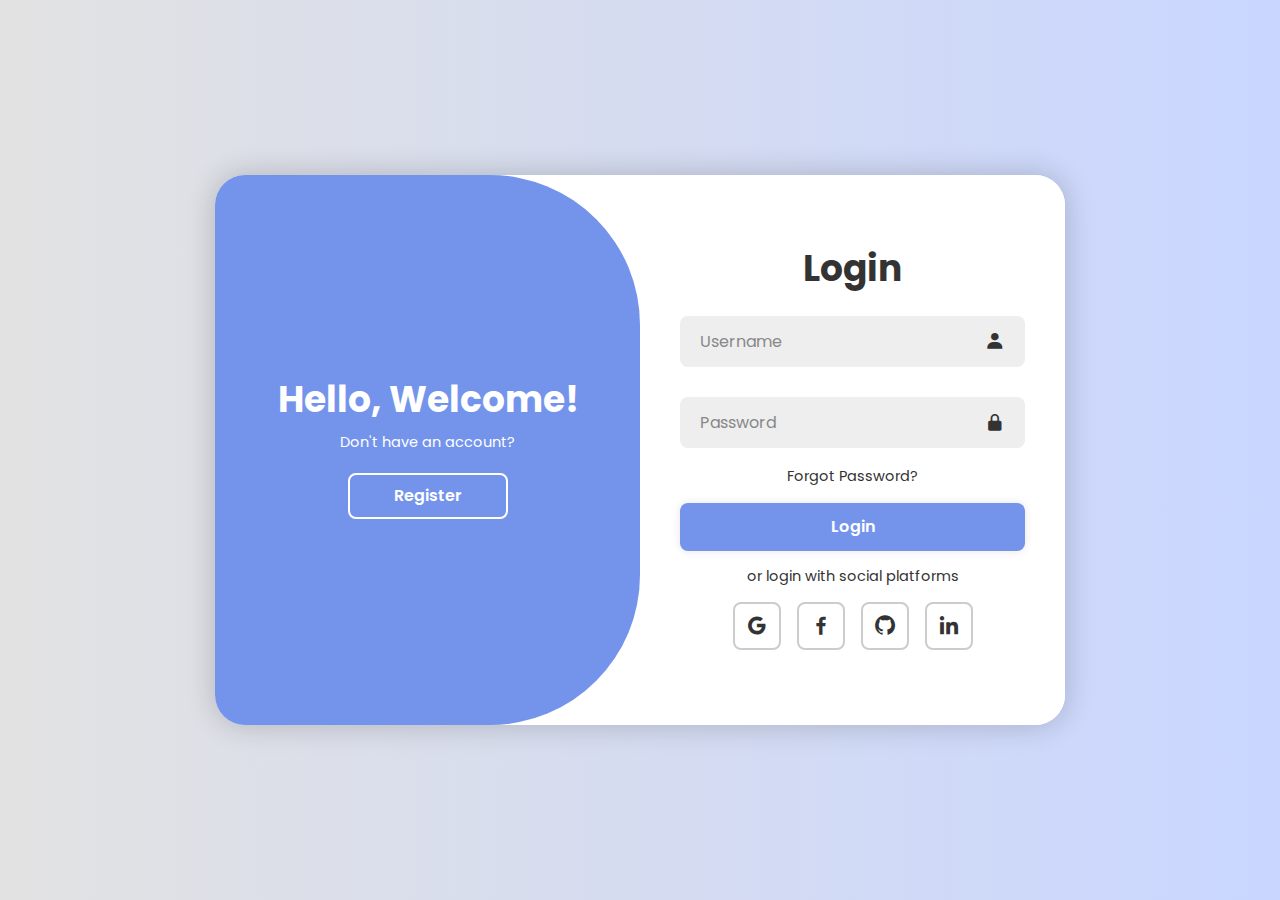
<file: login.html>
<!DOCTYPE html>
<html lang="en">
<head>
    <meta charset="UTF-8">
    <meta name="viewport" content="width=device-width, initial-scale=1.0">
    <title>Login/Signup | CyberShield</title>
    <link rel="stylesheet" href="login.css">
    <link href='https://unpkg.com/boxicons@2.1.4/css/boxicons.min.css' rel='stylesheet'>
</head>
  <body>

    <!-- credits to the writter @leonam-silva-de-souza -->
      <div class="container">
          <div class="form-box login">
              <form action="#" id="login-form">
                  <h1>Login</h1>
                  <div class="input-box">
                      <input type="text" placeholder="Username" required>
                      <i class='bx bxs-user'></i>
                  </div>
                  <div class="input-box">
                      <input type="password" placeholder="Password" required>
                      <i class='bx bxs-lock-alt' ></i>
                  </div>
                  <div class="forgot-link">
                      <a href="#">Forgot Password?</a>
                  </div>
                  <button type="submit" class="btn">Login</button>
                  <p>or login with social platforms</p>
                  <div class="social-icons">
                      <a href="#"><i class='bx bxl-google' ></i></a>
                      <a href="#"><i class='bx bxl-facebook' ></i></a>
                      <a href="#"><i class='bx bxl-github' ></i></a>
                      <a href="#"><i class='bx bxl-linkedin' ></i></a>
                  </div>
              </form>
          </div>

          <div class="form-box register">
              <form action="#">
                  <h1>Registration</h1>
                  <div class="input-box">
                      <input type="text" placeholder="Username" required>
                      <i class='bx bxs-user'></i>
                  </div>
                  <div class="input-box">
                      <input type="email" placeholder="Email" required>
                      <i class='bx bxs-envelope' ></i>
                  </div>
                  <div class="input-box">
                      <input type="password" placeholder="Password" required>
                      <i class='bx bxs-lock-alt' ></i>
                  </div>
                  <button type="submit" class="btn">Register</button>
                  <p>or register with social platforms</p>
                  <div class="social-icons">
                      <a href="#"><i class='bx bxl-google' ></i></a>
                      <a href="#"><i class='bx bxl-facebook' ></i></a>
                      <a href="#"><i class='bx bxl-github' ></i></a>
                      <a href="#"><i class='bx bxl-linkedin' ></i></a>
                  </div>
              </form>
          </div>

          <div class="toggle-box">
              <div class="toggle-panel toggle-left">
                  <h1>Hello, Welcome!</h1>
                  <p>Don't have an account?</p>
                  <button class="btn register-btn">Register</button>
              </div>

              <div class="toggle-panel toggle-right">
                  <h1>Welcome Back!</h1>
                  <p>Already have an account?</p>
                  <button class="btn login-btn">Login</button>
              </div>
          </div>
      </div>

      <script>

       const container = document.querySelector('.container');
const registerBtn = document.querySelector('.register-btn');
const loginBtn = document.querySelector('.login-btn');

registerBtn.addEventListener('click', () => {
    container.classList.add('active');
})

loginBtn.addEventListener('click', () => {
    container.classList.remove('active');
})

const loginForm = document.getElementById('login-form');
if (loginForm) {
  loginForm.addEventListener('submit', function(e) {
    e.preventDefault();
    window.location.href = 'index.html';
  });
}

</script>
  </body>
</html>
</file>
<file: login.css>
@import url('https://fonts.googleapis.com/css2?family=Poppins:ital,wght@0,100;0,200;0,300;0,400;0,500;0,600;0,700;0,800;0,900;1,100;1,200;1,300;1,400;1,500;1,600;1,700;1,800;1,900&display=swap');


*{
    margin: 0;
    padding: 0;
    box-sizing: border-box;
    font-family: "Poppins", sans-serif;
    text-decoration: none;
    list-style: none;
}

body{
    display: flex;
    justify-content: center;
    align-items: center;
    min-height: 100vh;
    background: linear-gradient(90deg, #e2e2e2, #c9d6ff);
}

.container{
    position: relative;
    width: 850px;
    height: 550px;
    background: #fff;
    margin: 20px;
    border-radius: 30px;
    box-shadow: 0 0 30px rgba(0, 0, 0, .2);
    overflow: hidden;
}

    .container h1{
        font-size: 36px;
        margin: -10px 0;
    }

    .container p{
        font-size: 14.5px;
        margin: 15px 0;
    }

form{ width: 100%; }

.form-box{
    position: absolute;
    right: 0;
    width: 50%;
    height: 100%;
    background: #fff;
    display: flex;
    align-items: center;
    color: #333;
    text-align: center;
    padding: 40px;
    z-index: 1;
    transition: .6s ease-in-out 1.2s, visibility 0s 1s;
}

    .container.active .form-box{ right: 50%; }

    .form-box.register{ visibility: hidden; }
        .container.active .form-box.register{ visibility: visible; }

.input-box{
    position: relative;
    margin: 30px 0;
}

    .input-box input{
        width: 100%;
        padding: 13px 50px 13px 20px;
        background: #eee;
        border-radius: 8px;
        border: none;
        outline: none;
        font-size: 16px;
        color: #333;
        font-weight: 500;
    }

        .input-box input::placeholder{
            color: #888;
            font-weight: 400;
        }
    
    .input-box i{
        position: absolute;
        right: 20px;
        top: 50%;
        transform: translateY(-50%);
        font-size: 20px;
    }

.forgot-link{ margin: -15px 0 15px; }
    .forgot-link a{
        font-size: 14.5px;
        color: #333;
    }

.btn{
    width: 100%;
    height: 48px;
    background: #7494ec;
    border-radius: 8px;
    box-shadow: 0 0 10px rgba(0, 0, 0, .1);
    border: none;
    cursor: pointer;
    font-size: 16px;
    color: #fff;
    font-weight: 600;
}

.social-icons{
    display: flex;
    justify-content: center;
}

    .social-icons a{
        display: inline-flex;
        padding: 10px;
        border: 2px solid #ccc;
        border-radius: 8px;
        font-size: 24px;
        color: #333;
        margin: 0 8px;
    }

.toggle-box{
    position: absolute;
    width: 100%;
    height: 100%;
}

    .toggle-box::before{
        content: '';
        position: absolute;
        left: -250%;
        width: 300%;
        height: 100%;
        background: #7494ec;
        /* border: 2px solid red; */
        border-radius: 150px;
        z-index: 2;
        transition: 1.8s ease-in-out;
    }

        .container.active .toggle-box::before{ left: 50%; }

.toggle-panel{
    position: absolute;
    width: 50%;
    height: 100%;
    /* background: seagreen; */
    color: #fff;
    display: flex;
    flex-direction: column;
    justify-content: center;
    align-items: center;
    z-index: 2;
    transition: .6s ease-in-out;
}

    .toggle-panel.toggle-left{ 
        left: 0;
        transition-delay: 1.2s; 
    }
        .container.active .toggle-panel.toggle-left{
            left: -50%;
            transition-delay: .6s;
        }

    .toggle-panel.toggle-right{ 
        right: -50%;
        transition-delay: .6s;
    }
        .container.active .toggle-panel.toggle-right{
            right: 0;
            transition-delay: 1.2s;
        }

    .toggle-panel p{ margin-bottom: 20px; }

    .toggle-panel .btn{
        width: 160px;
        height: 46px;
        background: transparent;
        border: 2px solid #fff;
        box-shadow: none;
    }

@media screen and (max-width: 650px){
    .container{ height: calc(100vh - 40px); }

    .form-box{
        bottom: 0;
        width: 100%;
        height: 70%;
    }

        .container.active .form-box{
            right: 0;
            bottom: 30%;
        }

    .toggle-box::before{
        left: 0;
        top: -270%;
        width: 100%;
        height: 300%;
        border-radius: 20vw;
    }

        .container.active .toggle-box::before{
            left: 0;
            top: 70%;
        }

        .container.active .toggle-panel.toggle-left{
            left: 0;
            top: -30%;
        }

    .toggle-panel{ 
        width: 100%;
        height: 30%;
    }
        .toggle-panel.toggle-left{ top: 0; }
        .toggle-panel.toggle-right{
            right: 0;
            bottom: -30%;
        }

            .container.active .toggle-panel.toggle-right{ bottom: 0; }
}

@media screen and (max-width: 400px){
    .form-box { padding: 20px; }

    .toggle-panel h1{font-size: 30px; }
}
</file>
